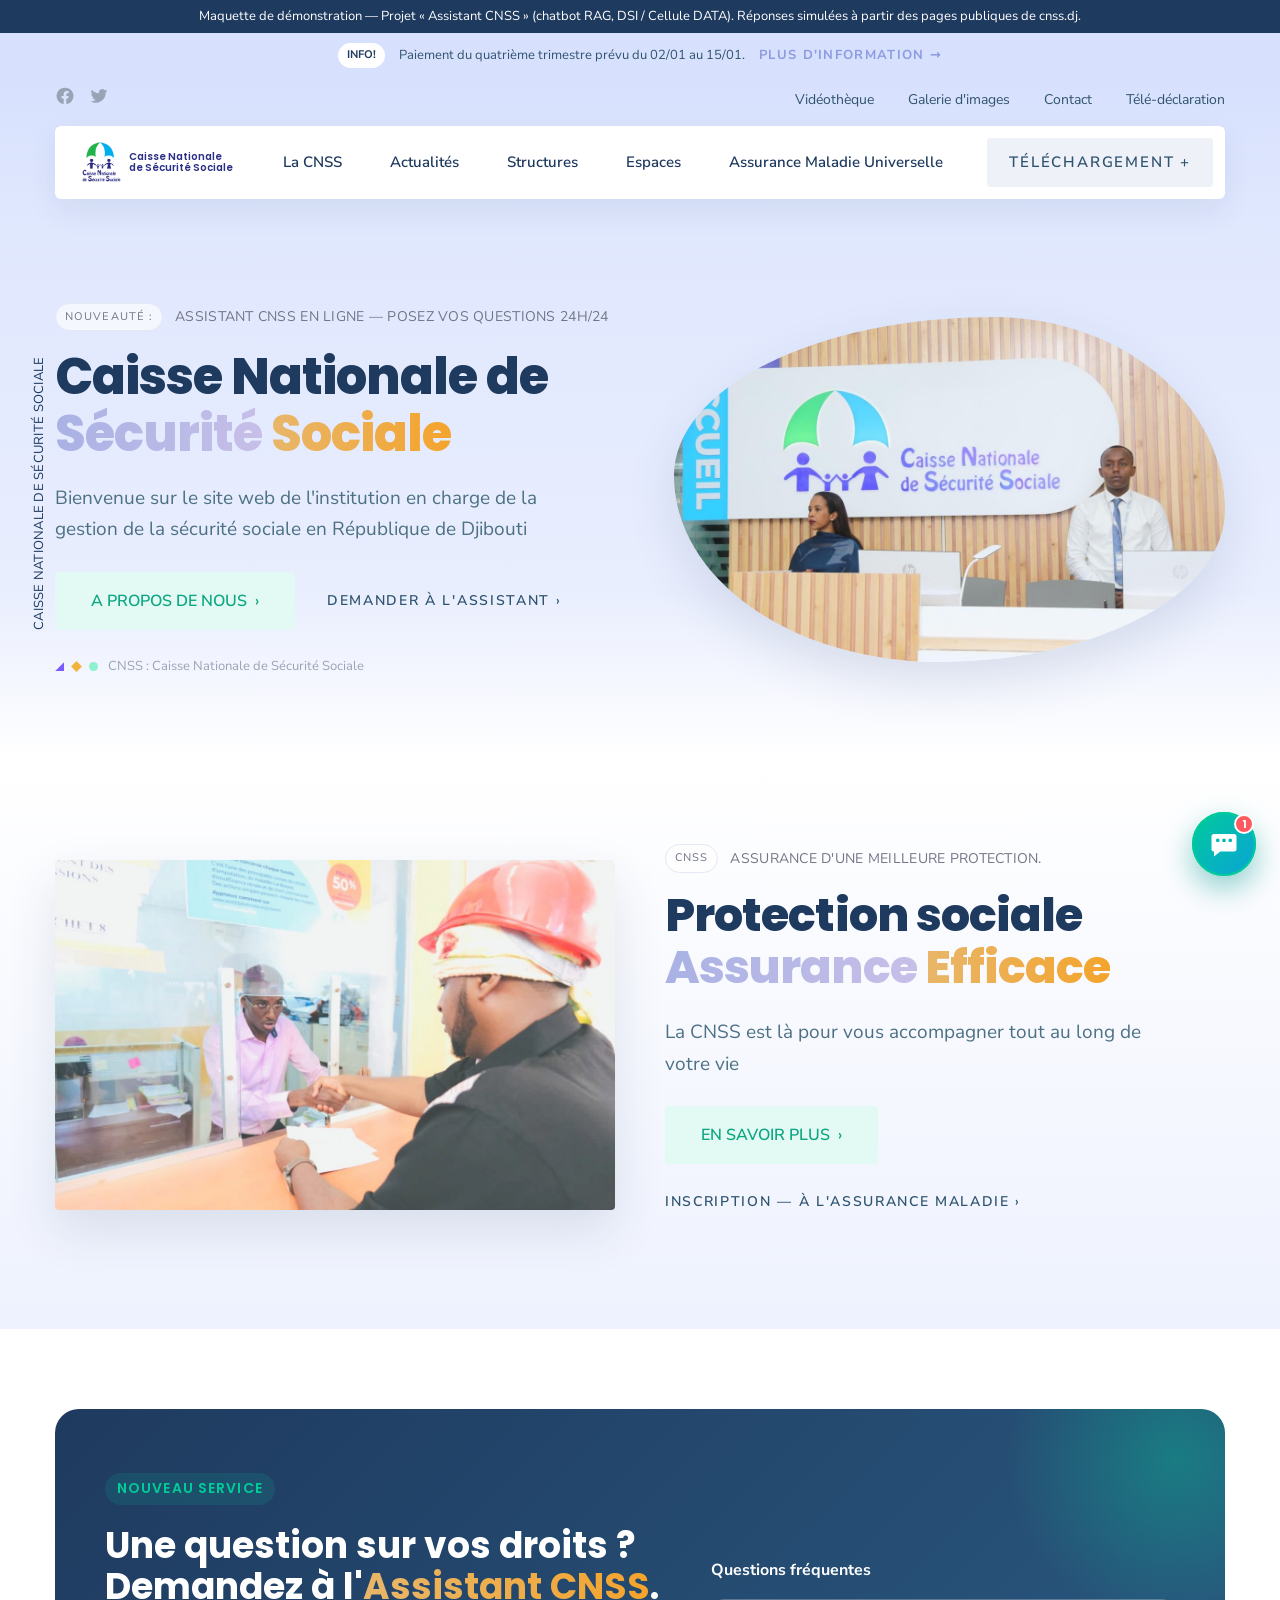
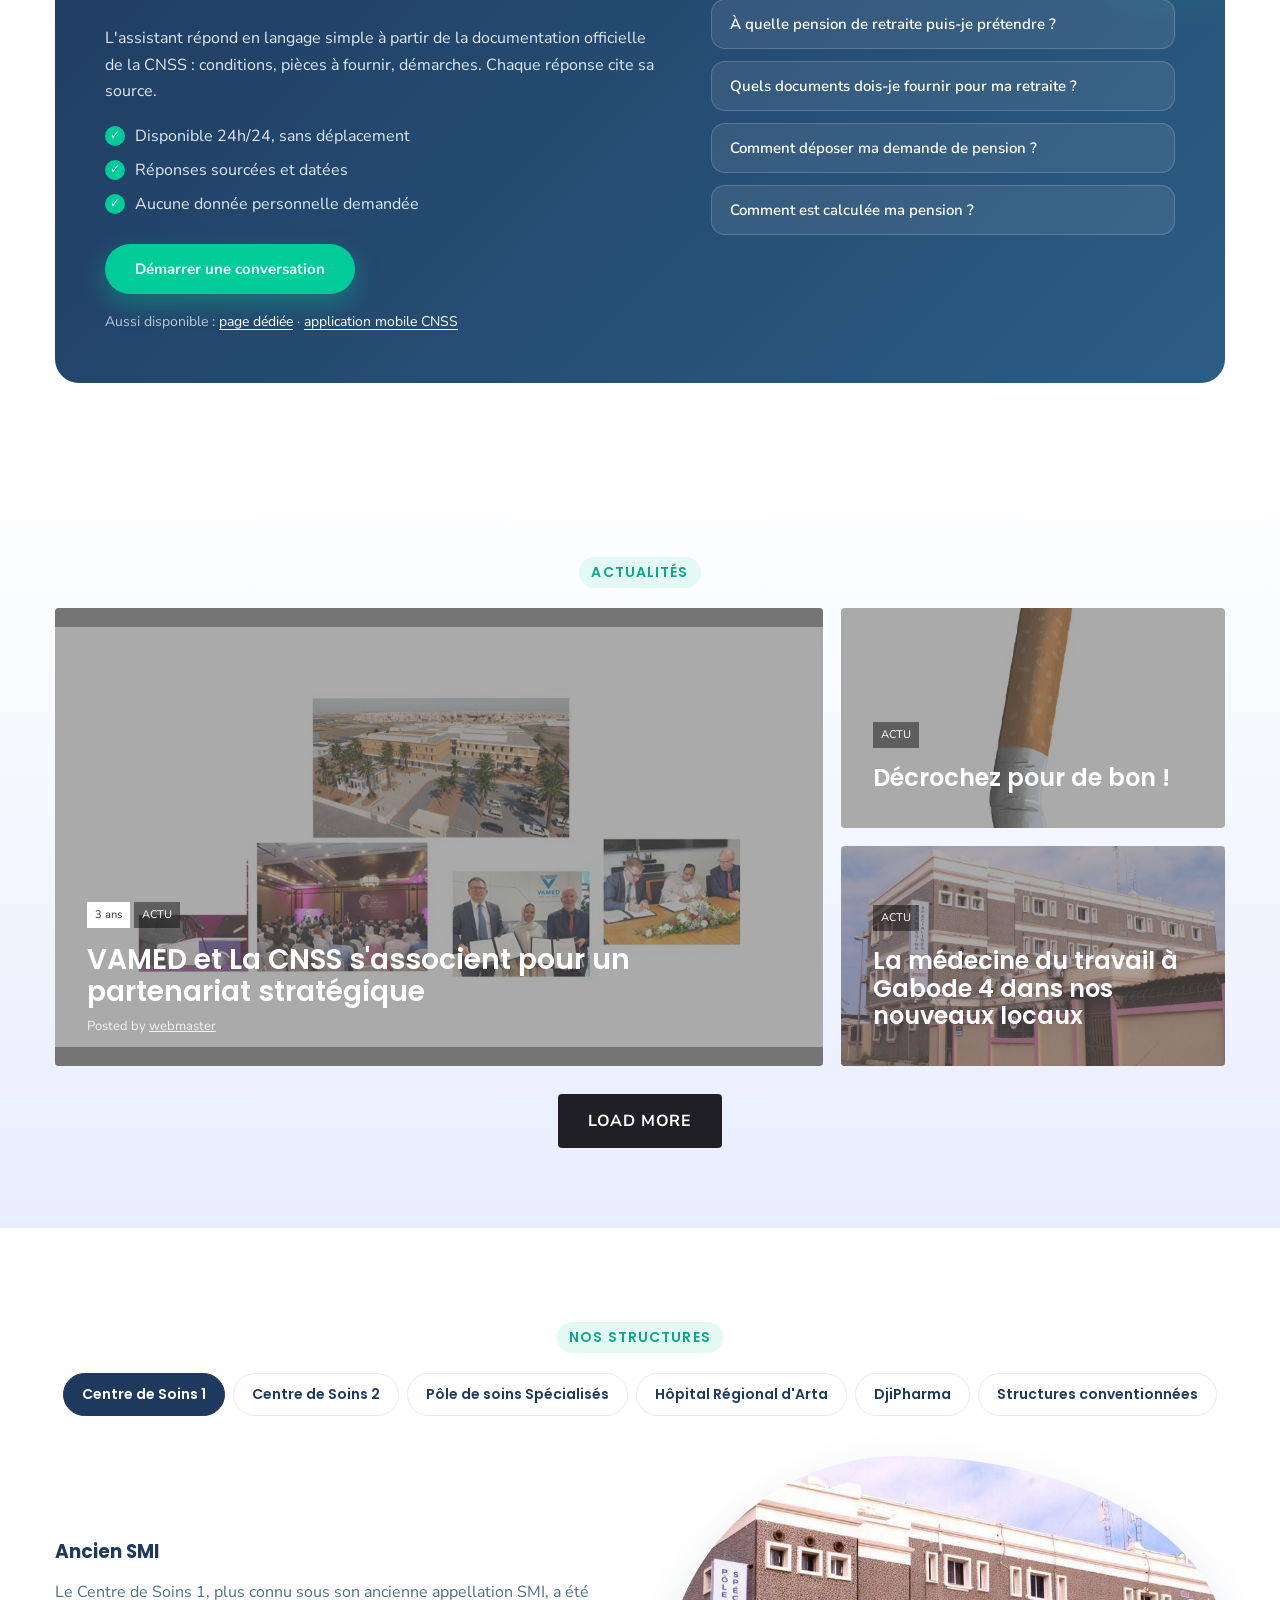
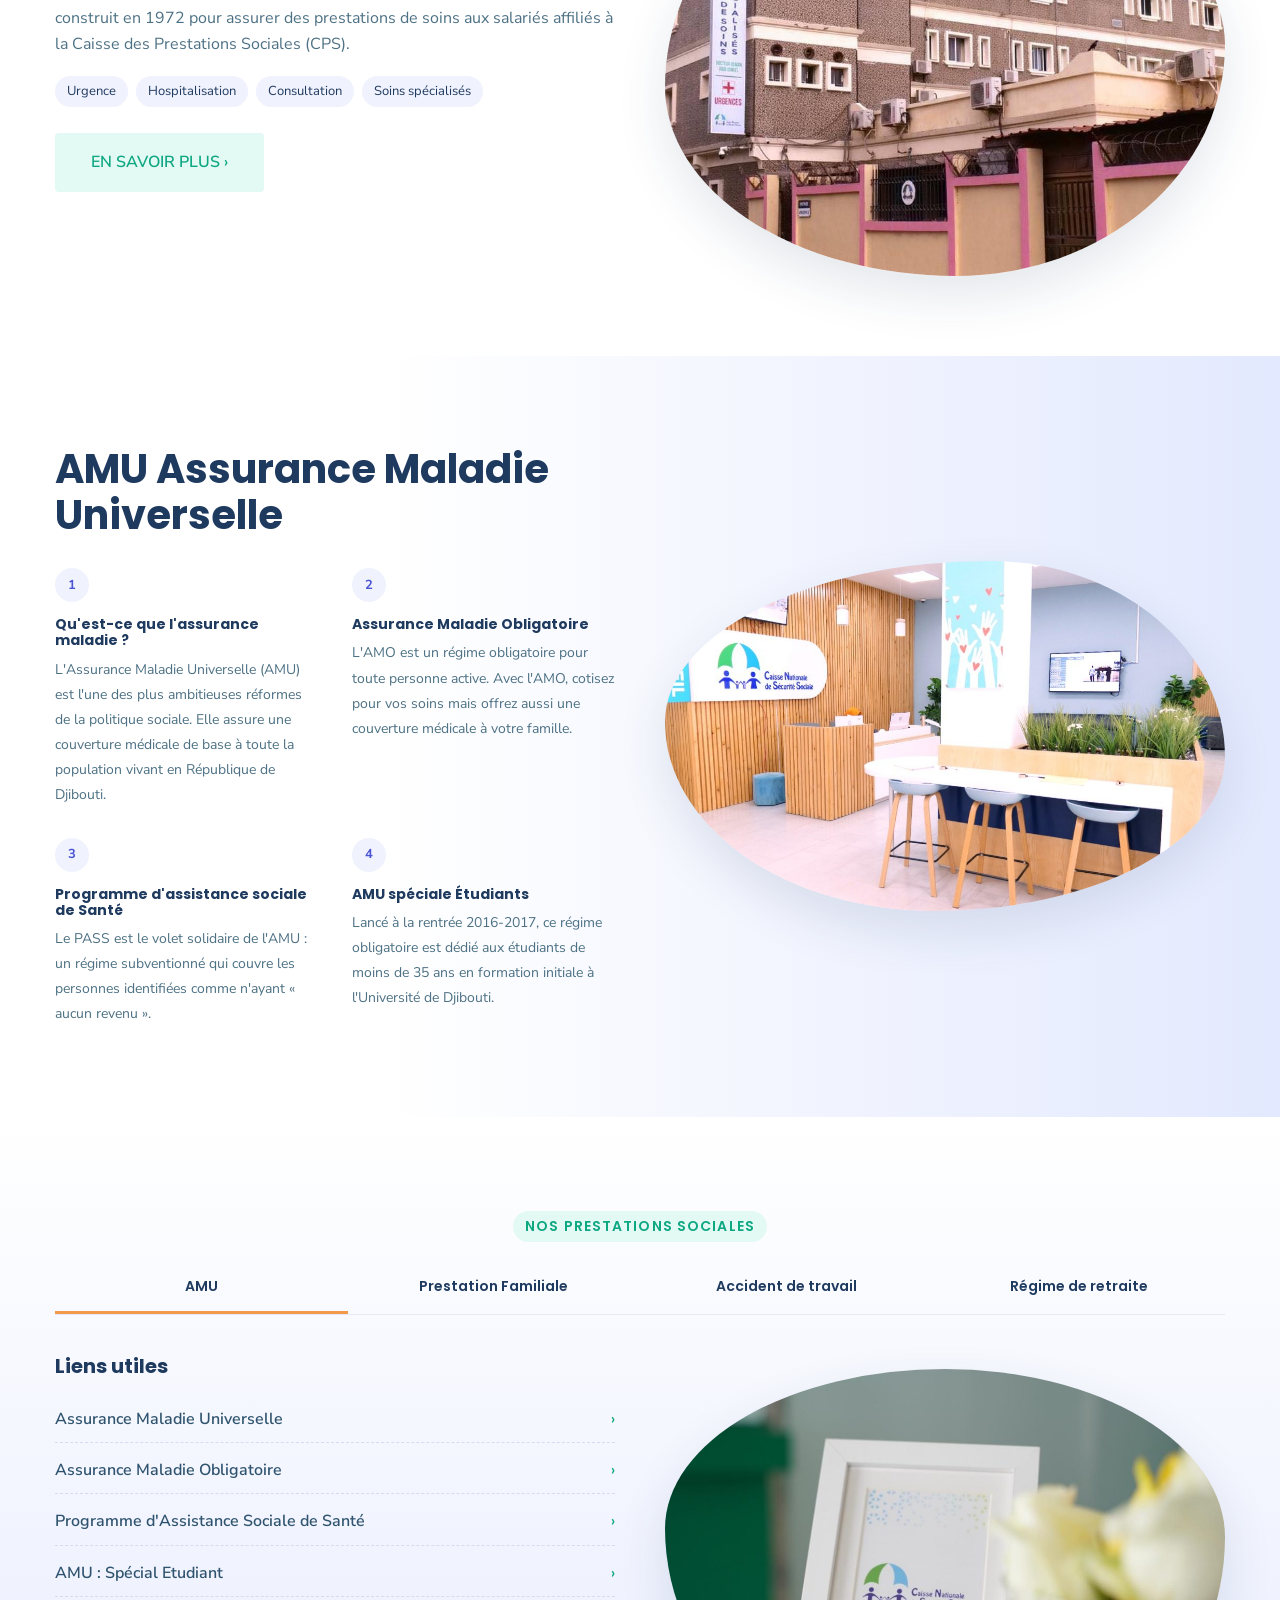
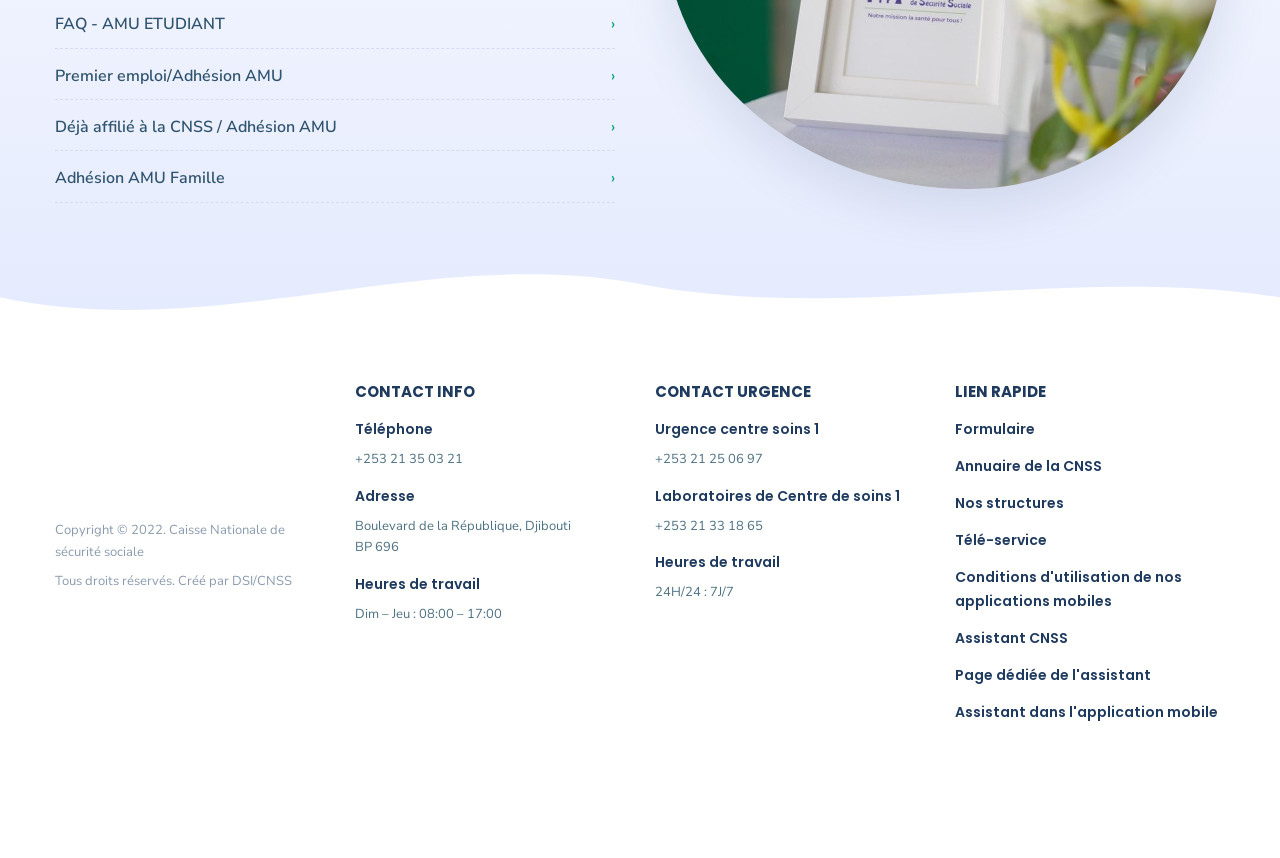
<file: index.html>
<!DOCTYPE html>
<html lang="fr">
<head>
  <meta charset="utf-8">
  <meta name="viewport" content="width=device-width, initial-scale=1">
  <meta name="robots" content="noindex, nofollow">
  <title>Caisse Nationale de Sécurité Sociale — Maquette Assistant CNSS</title>
  <meta name="description" content="Maquette de démonstration : réplique du site cnss.dj intégrant l'assistant conversationnel (chatbot RAG) sur les prestations sociales.">
  <link rel="icon" href="assets/img/favicon.png">
  <link rel="preconnect" href="https://fonts.googleapis.com">
  <link rel="preconnect" href="https://fonts.gstatic.com" crossorigin>
  <link href="https://fonts.googleapis.com/css2?family=Nunito+Sans:wght@400;600;700&family=Poppins:wght@500;600;700;800&display=swap" rel="stylesheet">
  <link rel="stylesheet" href="assets/css/style.css">
  <link rel="stylesheet" href="assets/css/chatbot.css">
</head>
<body>
  <a class="skip-link" href="#contenu">Aller au contenu</a>

  <div class="demo-ribbon" role="note">
    Maquette de démonstration — Projet « Assistant CNSS » (chatbot RAG, DSI / Cellule DATA). Réponses simulées à partir des pages publiques de cnss.dj.
  </div>

  <!-- Bandeau info -->
  <div class="info-bar">
    <span class="info-tag">INFO!</span>
    <span>Paiement du quatrième trimestre prévu du 02/01 au 15/01.</span>
    <a href="#" class="info-link">Plus d'information <span aria-hidden="true">→</span></a>
  </div>

  <header class="site-header">
    <div class="container top-links">
      <div class="socials">
        <a href="#" aria-label="Facebook"><svg viewBox="0 0 24 24"><path d="M12 2a10 10 0 0 0-1.6 19.9v-7H7.9V12h2.5V9.8c0-2.5 1.5-3.9 3.8-3.9 1.1 0 2.2.2 2.2.2v2.5h-1.3c-1.2 0-1.6.8-1.6 1.6V12h2.8l-.4 2.9h-2.3v7A10 10 0 0 0 12 2z"/></svg></a>
        <a href="#" aria-label="Twitter"><svg viewBox="0 0 24 24"><path d="M22 5.8a8.3 8.3 0 0 1-2.4.6 4.1 4.1 0 0 0 1.8-2.3 8.2 8.2 0 0 1-2.6 1 4.1 4.1 0 0 0-7 3.7A11.6 11.6 0 0 1 3.4 4.6a4.1 4.1 0 0 0 1.3 5.5 4 4 0 0 1-1.9-.5 4.1 4.1 0 0 0 3.3 4 4.1 4.1 0 0 1-1.8.1 4.1 4.1 0 0 0 3.8 2.8A8.2 8.2 0 0 1 2 18.3a11.6 11.6 0 0 0 6.3 1.8c7.5 0 11.7-6.3 11.7-11.7v-.5A8.3 8.3 0 0 0 22 5.8z"/></svg></a>
      </div>
      <nav class="secondary-nav" aria-label="Liens rapides">
        <a href="#">Vidéothèque</a>
        <a href="#">Galerie d'images</a>
        <a href="#contact">Contact</a>
        <a href="#">Télé-déclaration</a>
      </nav>
    </div>

    <div class="container">
      <div class="main-nav">
        <a href="#" class="brand" aria-label="Accueil CNSS">
          <img src="assets/img/logo-cnss.png" alt="Caisse Nationale de Sécurité Sociale">
          <span class="brand-text">Caisse Nationale<br>de Sécurité Sociale</span>
        </a>
        <button class="burger" aria-label="Ouvrir le menu" aria-expanded="false" aria-controls="menu"><span></span><span></span><span></span></button>
        <ul class="menu" id="menu">
          <li class="has-sub"><a href="#">La CNSS</a>
            <ul class="sub">
              <li><a href="#">Mot de la Directrice Générale</a></li>
              <li><a href="#">Historique, Missions &amp; Valeurs</a></li>
              <li><a href="#">Financement de la CNSS</a></li>
              <li><a href="#">Projet Esanté</a></li>
            </ul>
          </li>
          <li><a href="#actualites">Actualités</a></li>
          <li class="has-sub"><a href="#structures">Structures</a>
            <ul class="sub">
              <li><a href="#structures">Centre de soins 1</a></li>
              <li><a href="#structures">Centre de soins 2</a></li>
              <li><a href="#structures">Pôle de soins Spécialisés</a></li>
              <li><a href="#structures">Hôpital Régional d'Arta</a></li>
              <li><a href="#structures">Dji-Pharma</a></li>
            </ul>
          </li>
          <li class="has-sub mega"><a href="#prestations">Espaces</a>
            <div class="sub mega-panel">
              <div>
                <h4>Espace Employeur</h4>
                <a href="#">Affiliation Employeur</a>
                <a href="#">Déclaration et versement des cotisations</a>
                <a href="#">Pénalités sanctions et poursuites</a>
              </div>
              <div>
                <h4>Espace Assuré</h4>
                <a href="#">Immatriculation Salarié</a>
                <a href="#">Immatriculation Ayant-Droit</a>
                <a href="#" data-ask="Comment déclarer un accident de travail ?">Accident de Travail</a>
                <a href="#">VISION ZÉRO accident de travail</a>
                <a href="#" data-ask="Combien sont les allocations familiales ?">Prestations familiales</a>
                <a href="#" data-ask="Qui a droit à l'allocation de mariage ?">Allocations de mariage</a>
                <a href="#" data-ask="Comment est payée l'allocation de maternité ?">Allocation de Maternité</a>
              </div>
              <div>
                <h4>Espace Retraite</h4>
                <a href="#" data-ask="Quelles sont les conditions pour obtenir une pension de retraite normale ?">Pensions de retraite Normale</a>
                <a href="#" data-ask="Qui peut partir en retraite anticipée ?">Pensions de retraite Anticipée</a>
                <a href="#" data-ask="Qu'est-ce que la pension proportionnelle ?">Pensions de retraite Proportionnelle</a>
                <a href="#" data-ask="Qui a droit à la pension de réversion ?">Pensions de retraite Réversion</a>
              </div>
            </div>
          </li>
          <li class="has-sub"><a href="#amu">Assurance Maladie Universelle</a>
            <ul class="sub">
              <li><a href="#amu">Assurance Maladie Obligatoire</a></li>
              <li><a href="#amu">Programme d'Assistance Sociale de Santé</a></li>
              <li><a href="#amu">AMU : Spécial Etudiant</a></li>
              <li><a href="#amu">FAQ – AMU ETUDIANT</a></li>
              <li><a href="#amu">Demande de carte de sécurité sociale biométrique</a></li>
              <li><a href="#amu">Adhésion AMU Famille</a></li>
            </ul>
          </li>
          <li class="menu-cta"><a href="#" class="btn-ghost">Téléchargement <span aria-hidden="true">+</span></a></li>
        </ul>
      </div>
    </div>
  </header>

  <main id="contenu">
    <!-- HERO -->
    <section class="hero">
      <span class="vertical-label">Caisse Nationale de Sécurité Sociale</span>
      <div class="container hero-grid">
        <div class="hero-text">
          <p class="eyebrow"><span class="pill">Nouveauté :</span> Assistant CNSS en ligne — posez vos questions 24h/24</p>
          <h1>Caisse Nationale de<br><span class="grad-a">Sécurité</span> <span class="grad-b">Sociale</span></h1>
          <p class="lead">Bienvenue sur le site web de l'institution en charge de la gestion de la sécurité sociale en République de Djibouti</p>
          <div class="hero-actions">
            <a href="#" class="btn-soft">A propos de nous <span aria-hidden="true">›</span></a>
            <button class="btn-link" type="button" data-open-chat>Demander à l'assistant <span aria-hidden="true">›</span></button>
          </div>
          <p class="hero-meta"><span class="dots"><i></i><i></i><i></i></span> CNSS : Caisse Nationale de Sécurité Sociale</p>
        </div>
        <div class="hero-visual">
          <div class="blob"><img src="assets/img/hero-accueil.jpg" alt="Accueil de la CNSS"></div>
        </div>
      </div>
    </section>

    <!-- PROTECTION SOCIALE -->
    <section class="protection">
      <div class="container two-col">
        <div class="media-card">
          <img src="assets/img/guichet.jpg" alt="Un assuré au guichet de la CNSS">
        </div>
        <div>
          <p class="eyebrow"><span class="pill">CNSS</span> Assurance d'une meilleure Protection.</p>
          <h2 class="display">Protection sociale<br><span class="grad-a">Assurance</span> <span class="grad-b">Efficace</span></h2>
          <p class="lead">La CNSS est là pour vous accompagner tout au long de votre vie</p>
          <div class="hero-actions">
            <a href="#prestations" class="btn-soft">En savoir plus <span aria-hidden="true">›</span></a>
            <a href="#amu" class="btn-link">Inscription — à l'assurance maladie <span aria-hidden="true">›</span></a>
          </div>
        </div>
      </div>
    </section>

    <!-- BANDEAU ASSISTANT (nouveau) -->
    <section class="assistant-band">
      <div class="container assistant-grid">
        <div>
          <p class="section-tag">Nouveau service</p>
          <h2>Une question sur vos droits ? <br>Demandez à l'<span class="grad-b">Assistant CNSS</span>.</h2>
          <p>L'assistant répond en langage simple à partir de la documentation officielle de la CNSS : conditions, pièces à fournir, démarches. Chaque réponse cite sa source.</p>
          <ul class="checks">
            <li>Disponible 24h/24, sans déplacement</li>
            <li>Réponses sourcées et datées</li>
            <li>Aucune donnée personnelle demandée</li>
          </ul>
          <button class="btn-primary" type="button" data-open-chat>Démarrer une conversation</button>
          <p class="channels">Aussi disponible : <a href="assistant.html">page dédiée</a> · <a href="mobile.html">application mobile CNSS</a></p>
        </div>
        <div class="sample-qs">
          <p class="sample-title">Questions fréquentes</p>
          <button type="button" data-ask="À quelle pension de retraite puis-je prétendre ?">À quelle pension de retraite puis-je prétendre ?</button>
          <button type="button" data-ask="Quels documents dois-je fournir pour ma demande de retraite ?">Quels documents dois-je fournir pour ma retraite ?</button>
          <button type="button" data-ask="Comment déposer ma demande de pension ?">Comment déposer ma demande de pension ?</button>
          <button type="button" data-ask="Comment est calculée la pension de retraite ?">Comment est calculée ma pension ?</button>
        </div>
      </div>
    </section>

    <!-- ACTUALITES -->
    <section class="news" id="actualites">
      <div class="container">
        <p class="section-tag center">Actualités</p>
        <div class="news-grid">
          <article class="news-card big" style="--bg:url('../img/actu-vamed.jpg')">
            <div class="news-overlay">
              <p><span class="chip light">3 ans</span><span class="chip">ACTU</span></p>
              <h3>VAMED et La CNSS s'associent pour un partenariat stratégique</h3>
              <p class="by">Posted by <u>webmaster</u></p>
            </div>
          </article>
          <article class="news-card" style="--bg:url('../img/actu-tabac.jpg')">
            <div class="news-overlay">
              <p><span class="chip">ACTU</span></p>
              <h3>Décrochez pour de bon !</h3>
            </div>
          </article>
          <article class="news-card" style="--bg:url('../img/cs1.jpg')">
            <div class="news-overlay">
              <p><span class="chip">ACTU</span></p>
              <h3>La médecine du travail à Gabode 4 dans nos nouveaux locaux</h3>
            </div>
          </article>
        </div>
        <div class="center"><a href="#" class="btn-dark">Load more</a></div>
      </div>
    </section>

    <!-- STRUCTURES -->
    <section class="structures" id="structures">
      <div class="container">
        <p class="section-tag center">Nos structures</p>
        <div class="tabs" role="tablist" data-tabs="struct">
          <button role="tab" aria-selected="true" data-tab="s1">Centre de Soins 1</button>
          <button role="tab" aria-selected="false" data-tab="s2">Centre de Soins 2</button>
          <button role="tab" aria-selected="false" data-tab="s3">Pôle de soins Spécialisés</button>
          <button role="tab" aria-selected="false" data-tab="s4">Hôpital Régional d'Arta</button>
          <button role="tab" aria-selected="false" data-tab="s5">DjiPharma</button>
          <button role="tab" aria-selected="false" data-tab="s6">Structures conventionnées</button>
        </div>
        <div class="tab-panels" data-panels="struct">
          <div class="tab-panel active" id="s1">
            <div class="two-col">
              <div><h3>Ancien SMI</h3><p>Le Centre de Soins 1, plus connu sous son ancienne appellation SMI, a été construit en 1972 pour assurer des prestations de soins aux salariés affiliés à la Caisse des Prestations Sociales (CPS).</p>
                <ul class="tags"><li>Urgence</li><li>Hospitalisation</li><li>Consultation</li><li>Soins spécialisés</li></ul><a href="#" class="btn-soft">En savoir plus ›</a></div>
              <div class="blob small"><img src="assets/img/cs1.jpg" alt="Centre de Soins 1"></div>
            </div>
          </div>
          <div class="tab-panel" id="s2">
            <div class="two-col">
              <div><h3>Ancien SMI 2</h3><p>Connu sous son ancienne appellation SMI 2, le Centre de soins 2 est sis au quartier 6. Cette structure qui a vu le jour en 1974 accueille les familles ou les ayants droit du principal assuré.</p>
                <ul class="tags"><li>Consultation</li><li>Soins spécialisés</li></ul><a href="#" class="btn-soft">En savoir plus ›</a></div>
              <div class="blob small"><img src="assets/img/cs2.jpg" alt="Centre de Soins 2"></div>
            </div>
          </div>
          <div class="tab-panel" id="s3">
            <div class="two-col">
              <div><h3>Le Pôle de soins Spécialisés</h3><p>Service d'urgence performant, le Pôle de soins Spécialisés (PSS) a été inauguré le 20 février 2016 par le Président de la République SEM Ismaïl Omar Guelleh.</p>
                <ul class="tags"><li>Urgence</li><li>Consultation</li><li>Soins spécialisés</li></ul><a href="#" class="btn-soft">En savoir plus ›</a></div>
              <div class="blob small"><img src="assets/img/pss.jpg" alt="Pôle de soins Spécialisés"></div>
            </div>
          </div>
          <div class="tab-panel" id="s4">
            <div class="two-col">
              <div><h3>L'Hôpital Régional d'Arta</h3><p>Cet hôpital inauguré le 18 octobre 2012 par le Président de la République a été rétrocédé à la CNSS en 2015 afin qu'elle procède à son opérationnalisation. L'objectif : un hôpital régional spécialisé dans les chirurgies de courte durée.</p>
                <ul class="tags"><li>Urgence</li><li>Consultation</li><li>Soins spécialisés</li></ul><a href="#" class="btn-soft">En savoir plus ›</a></div>
              <div class="blob small"><img src="assets/img/amu-accueil.jpg" alt="Hôpital Régional d'Arta"></div>
            </div>
          </div>
          <div class="tab-panel" id="s5">
            <div class="two-col">
              <div><h3>DjiPharma</h3><p>Créé en 2005, Djibpharma est le premier laboratoire pharmaceutique djiboutien de production des solutés et injectables médicaux. Cette unité est sous tutelle de la CNSS.</p><a href="#" class="btn-soft">En savoir plus ›</a></div>
              <div class="blob small"><img src="assets/img/djibpharma.jpg" alt="Laboratoire DjiPharma"></div>
            </div>
          </div>
          <div class="tab-panel" id="s6">
            <div class="two-col">
              <div><h3>Structures conventionnées</h3><p>En 2015, la CNSS a, dans le cadre de l'Assurance Maladie Universelle, signé des conventions avec l'hôpital Peltier, l'hôpital de Balbala et la maternité de Dar-el-Hanan, et renouvelé en 2016 sa convention avec le complexe hospitalier d'Al-Rahma.</p><a href="#" class="btn-soft">En savoir plus ›</a></div>
              <div class="blob small"><img src="assets/img/cs2.jpg" alt="Structure conventionnée"></div>
            </div>
          </div>
        </div>
      </div>
    </section>

    <!-- AMU -->
    <section class="amu" id="amu">
      <div class="container two-col">
        <div>
          <h2 class="section-title"><span class="accent">AMU</span> Assurance Maladie Universelle</h2>
          <div class="amu-grid">
            <div><span class="num">1</span><h4>Qu'est-ce que l'assurance maladie ?</h4><p>L'Assurance Maladie Universelle (AMU) est l'une des plus ambitieuses réformes de la politique sociale. Elle assure une couverture médicale de base à toute la population vivant en République de Djibouti.</p></div>
            <div><span class="num">2</span><h4>Assurance Maladie Obligatoire</h4><p>L'AMO est un régime obligatoire pour toute personne active. Avec l'AMO, cotisez pour vos soins mais offrez aussi une couverture médicale à votre famille.</p></div>
            <div><span class="num">3</span><h4>Programme d'assistance sociale de Santé</h4><p>Le PASS est le volet solidaire de l'AMU : un régime subventionné qui couvre les personnes identifiées comme n'ayant « aucun revenu ».</p></div>
            <div><span class="num">4</span><h4>AMU spéciale Étudiants</h4><p>Lancé à la rentrée 2016-2017, ce régime obligatoire est dédié aux étudiants de moins de 35 ans en formation initiale à l'Université de Djibouti.</p></div>
          </div>
        </div>
        <div class="blob"><img src="assets/img/amu-accueil.jpg" alt="Espace d'accueil CNSS"></div>
      </div>
    </section>

    <!-- PRESTATIONS -->
    <section class="prestations" id="prestations">
      <div class="container">
        <p class="section-tag center">Nos prestations sociales</p>
        <div class="tabs underline" role="tablist" data-tabs="prest">
          <button role="tab" aria-selected="true" data-tab="p1">AMU</button>
          <button role="tab" aria-selected="false" data-tab="p2">Prestation Familiale</button>
          <button role="tab" aria-selected="false" data-tab="p3">Accident de travail</button>
          <button role="tab" aria-selected="false" data-tab="p4">Régime de retraite</button>
        </div>
        <div class="tab-panels" data-panels="prest">
          <div class="tab-panel active" id="p1"><div class="two-col">
            <div class="links-box"><h4>Liens utiles</h4><a href="#amu">Assurance Maladie Universelle</a><a href="#amu">Assurance Maladie Obligatoire</a><a href="#amu">Programme d'Assistance Sociale de Santé</a><a href="#amu">AMU : Spécial Etudiant</a><a href="#amu">FAQ - AMU ETUDIANT</a><a href="#amu">Premier emploi/Adhésion AMU</a><a href="#amu">Déjà affilié à la CNSS / Adhésion AMU</a><a href="#amu">Adhésion AMU Famille</a></div>
            <div class="blob alt"><img src="assets/img/cadre.jpg" alt=""></div></div></div>
          <div class="tab-panel" id="p2"><div class="two-col">
            <div class="links-box"><h4>Liens utiles</h4><a href="#" data-ask="Combien sont les allocations familiales ?">Allocations Familiales</a><a href="#" data-ask="Qui a droit à l'allocation de mariage ?">Allocations de mariage</a><a href="#" data-ask="Comment est payée l'allocation de maternité ?">Allocation de Maternité</a></div>
            <div class="blob alt"><img src="assets/img/depliant.jpg" alt=""></div></div></div>
          <div class="tab-panel" id="p3"><div class="two-col">
            <div class="links-box"><h4>Liens utiles</h4><a href="#" data-ask="Comment déclarer un accident de travail ?">Accident de Travail</a></div>
            <div class="blob alt"><img src="assets/img/guichet.jpg" alt=""></div></div></div>
          <div class="tab-panel" id="p4"><div class="two-col">
            <div class="links-box"><h4>Liens utiles</h4><a href="#" data-ask="Quelles sont les conditions pour obtenir une pension de retraite normale ?">Pension de retraite Normale</a><a href="#" data-ask="Qui peut partir en retraite anticipée ?">Pension de Retraite Anticipée</a><a href="#" data-ask="Qu'est-ce que la pension proportionnelle ?">Pension de Retraite Proportionnelle</a><a href="#" data-ask="Qui a droit à la pension de réversion ?">Pension de Retraite Réversion</a></div>
            <div class="blob alt"><img src="assets/img/hero-accueil.jpg" alt=""></div></div></div>
        </div>
      </div>
      <svg class="wave" viewBox="0 0 1440 120" preserveAspectRatio="none" aria-hidden="true"><path d="M0,64 C240,120 480,0 720,48 C960,96 1200,24 1440,64 L1440,120 L0,120 Z" fill="#fff"/></svg>
    </section>
  </main>

  <footer class="site-footer" id="contact">
    <div class="container footer-grid">
      <div class="footer-brand">
        <p>Copyright © 2022. Caisse Nationale de sécurité sociale</p>
        <p>Tous droits réservés. Créé par DSI/CNSS</p>
      </div>
      <div>
        <h4>Contact info</h4>
        <p class="f-label">Téléphone</p><p>+253 21 35 03 21</p>
        <p class="f-label">Adresse</p><p>Boulevard de la République, Djibouti<br>BP 696</p>
        <p class="f-label">Heures de travail</p><p>Dim – Jeu : 08:00 – 17:00</p>
      </div>
      <div>
        <h4>Contact urgence</h4>
        <p class="f-label">Urgence centre soins 1</p><p>+253 21 25 06 97</p>
        <p class="f-label">Laboratoires de Centre de soins 1</p><p>+253 21 33 18 65</p>
        <p class="f-label">Heures de travail</p><p>24H/24 : 7J/7</p>
      </div>
      <div>
        <h4>Lien rapide</h4>
        <a href="#">Formulaire</a><a href="#">Annuaire de la CNSS</a><a href="#structures">Nos structures</a><a href="#">Télé-service</a><a href="#">Conditions d'utilisation de nos applications mobiles</a>
        <a href="#" data-open-chat>Assistant CNSS</a>
        <a href="assistant.html">Page dédiée de l'assistant</a>
        <a href="mobile.html">Assistant dans l'application mobile</a>
      </div>
    </div>
  </footer>

  <script src="assets/js/site.js"></script>
  <script src="assets/js/kb.js"></script>
  <script src="corpus/corpus.js"></script>
  <script src="assets/js/rag.js"></script>
  <script src="assets/js/chatbot.js"></script>
</body>
</html>
</file>
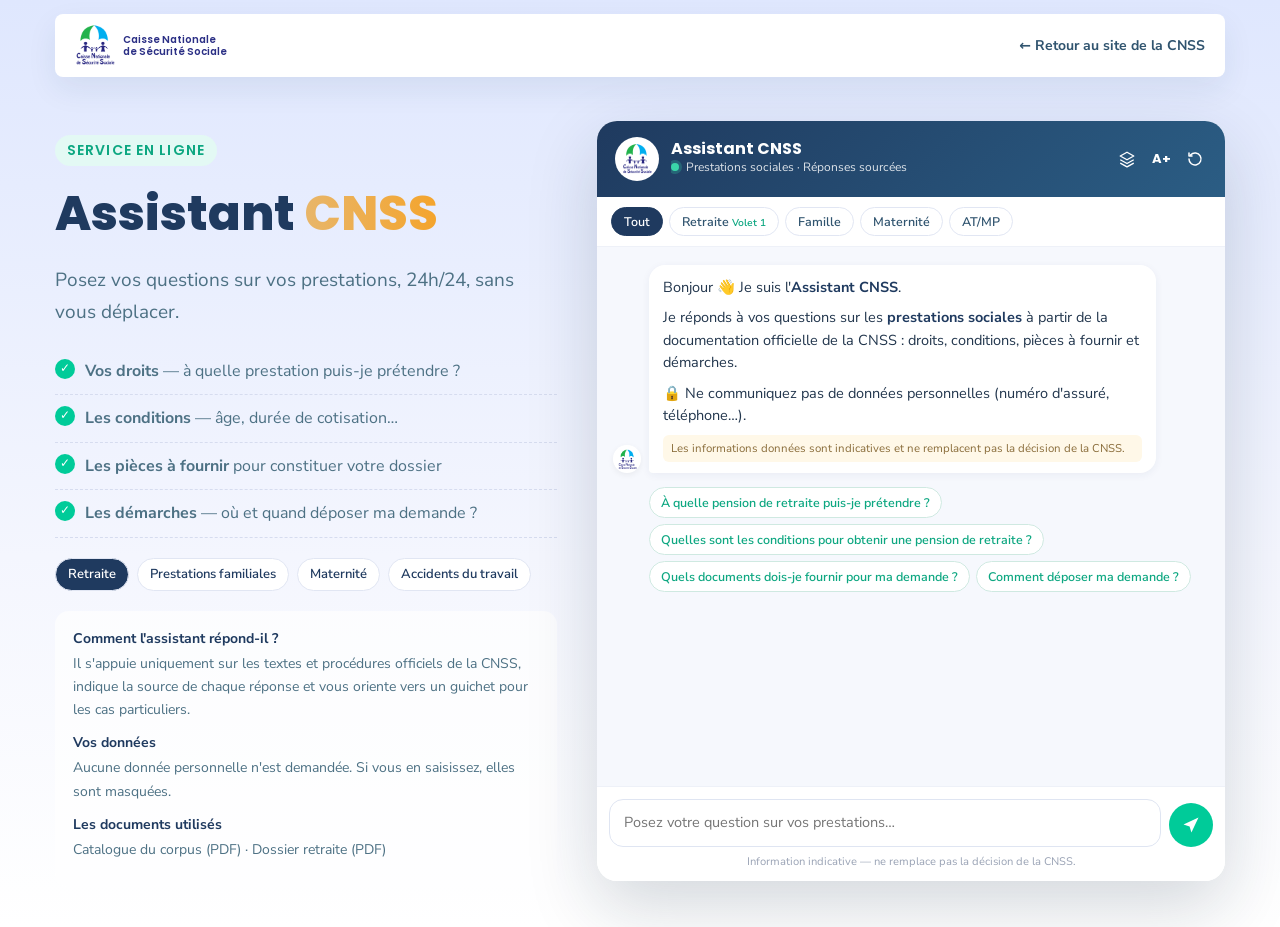
<file: assistant.html>
<!DOCTYPE html>
<html lang="fr">
<head>
  <meta charset="utf-8">
  <meta name="viewport" content="width=device-width, initial-scale=1, viewport-fit=cover">
  <meta name="robots" content="noindex, nofollow">
  <meta name="theme-color" content="#1f3a5f">
  <title>Assistant CNSS — Vos prestations en questions</title>
  <link rel="icon" href="assets/img/favicon.png">
  <link rel="preconnect" href="https://fonts.googleapis.com">
  <link rel="preconnect" href="https://fonts.gstatic.com" crossorigin>
  <link href="https://fonts.googleapis.com/css2?family=Nunito+Sans:wght@400;600;700&family=Poppins:wght@500;600;700;800&display=swap" rel="stylesheet">
  <link rel="stylesheet" href="assets/css/style.css">
  <link rel="stylesheet" href="assets/css/chatbot.css">
  <link rel="stylesheet" href="assets/css/assistant-page.css">
  <script>
    // ?app=1 : affichage dans l'application mobile (maquette mobile.html)
    if (/[?&]app=1/.test(location.search)) document.documentElement.classList.add('app');
  </script>
</head>
<body data-cb-mode="page" data-cb-channel="Page dédiée">
  <script>if (document.documentElement.classList.contains('app')) document.body.dataset.cbChannel = 'Application mobile';</script>

  <div class="app-bar" aria-hidden="true">
    <span class="app-back">‹</span>
    <img src="assets/img/logo-cnss.png" alt="">
    <span>CNSS Mobile</span>
    <span class="app-bell">🔔</span>
  </div>

  <header class="ap-header">
    <div class="container ap-header-inner">
      <a href="index.html" class="brand"><img src="assets/img/logo-cnss.png" alt="CNSS"><span class="brand-text">Caisse Nationale<br>de Sécurité Sociale</span></a>
      <a href="index.html" class="ap-back">← Retour au site de la CNSS</a>
    </div>
  </header>

  <main class="container ap-grid">
    <aside class="ap-intro">
      <p class="section-tag">Service en ligne</p>
      <h1>Assistant <span class="grad-b">CNSS</span></h1>
      <p class="lead">Posez vos questions sur vos prestations, 24h/24, sans vous déplacer.</p>
      <ul class="ap-list">
        <li><strong>Vos droits</strong> — à quelle prestation puis-je prétendre ?</li>
        <li><strong>Les conditions</strong> — âge, durée de cotisation…</li>
        <li><strong>Les pièces à fournir</strong> pour constituer votre dossier</li>
        <li><strong>Les démarches</strong> — où et quand déposer ma demande ?</li>
      </ul>
      <div class="ap-themes">
        <span class="t on">Retraite</span><span class="t">Prestations familiales</span><span class="t">Maternité</span><span class="t">Accidents du travail</span>
      </div>
      <div class="ap-note">
        <b>Comment l'assistant répond-il ?</b>
        <p>Il s'appuie uniquement sur les textes et procédures officiels de la CNSS, indique la source de chaque réponse et vous oriente vers un guichet pour les cas particuliers.</p>
        <b>Vos données</b>
        <p>Aucune donnée personnelle n'est demandée. Si vous en saisissez, elles sont masquées.</p>
        <b>Les documents utilisés</b>
        <p><a href="corpus/pdf/00-catalogue.pdf" target="_blank" rel="noopener">Catalogue du corpus (PDF)</a> · <a href="corpus/pdf/01-retraite.pdf" target="_blank" rel="noopener">Dossier retraite (PDF)</a></p>
      </div>
    </aside>
    <section class="ap-chat" id="cb-host" aria-label="Conversation avec l'assistant"></section>
  </main>

  <nav class="app-tabs" aria-hidden="true">
    <span>🏠<small>Accueil</small></span><span>📄<small>Démarches</small></span><span class="on">💬<small>Assistant</small></span><span>📍<small>Agences</small></span>
  </nav>

  <script src="assets/js/kb.js"></script>
  <script src="corpus/corpus.js"></script>
  <script src="assets/js/rag.js"></script>
  <script src="assets/js/chatbot.js"></script>
</body>
</html>
</file>
<file: assets/css/style.css>
/* Réplique visuelle de cnss.dj — maquette */
:root {
  --navy: #1f3a5f;
  --navy-2: #233d62;
  --ink: #30546f;
  --text: #4d7184;
  --muted: #737588;
  --teal: #00cb99;
  --teal-2: #0da781;
  --teal-soft: #e3f9f4;
  --lav: #dbe4fe;
  --lav-2: #f0f2fd;
  --orange: #f2994a;
  --gold: #e0b46b;
  --radius: 14px;
  --shadow: 0 20px 50px rgba(31, 58, 95, .12);
}
* { box-sizing: border-box; }
html { scroll-behavior: smooth; }
body {
  margin: 0;
  font-family: "Nunito Sans", system-ui, sans-serif;
  color: var(--text);
  background: #fff;
  line-height: 1.65;
  font-size: 16px;
  overflow-x: hidden;
}
img { max-width: 100%; display: block; }
a { color: inherit; text-decoration: none; }
h1, h2, h3, h4 { font-family: "Poppins", sans-serif; color: var(--navy); margin: 0 0 .5em; line-height: 1.15; }
.container { width: min(1170px, 100% - 32px); margin-inline: auto; }
.sr-only, .skip-link:not(:focus) { position: absolute; width: 1px; height: 1px; overflow: hidden; clip: rect(0 0 0 0); white-space: nowrap; }
.skip-link:focus { position: fixed; top: 8px; left: 8px; z-index: 999; background: #fff; padding: 8px 14px; border-radius: 8px; }
.center { text-align: center; }

.demo-ribbon {
  background: var(--navy); color: #fff; font-size: 13px; text-align: center; padding: 6px 16px;
}

/* Info bar */
.info-bar {
  background: #d7e0fd; color: var(--ink); font-size: 13px; display: flex; gap: 14px; align-items: center; justify-content: center;
  padding: 10px 16px; flex-wrap: wrap;
}
.info-tag) { color: #fff; text-shadow: 0 0 1px rgba(0,0,0,.05); }
.info-bar { color: #fff; background: #d7e0fd; }
.info-bar > span:nth-child(2) { color: #fff; }
.info-bar > span:not(.info-tag) { color: var(--ink); }
.info-tag { background: #fff; color: var(--navy); font-weight: 700; font-size: 11px; padding: 3px 9px; border-radius: 30px; }
.info-link { text-transform: uppercase; letter-spacing: .1em; font-weight: 700; color: #8d9be0; }

/* Header */
.site-header { background: linear-gradient(180deg, #d7e0fd 0%, #dfe7fe 100%); position: relative; z-index: 50; }
.top-links { display: flex; justify-content: space-between; align-items: center; padding: 8px 0 12px; }
.socials { display: flex; gap: 14px; }
.socials svg { width: 20px; height: 20px; fill: #9aa3b5; transition: fill .2s; }
.socials a:hover svg { fill: var(--navy); }
.secondary-nav { display: flex; gap: 34px; font-size: 14px; color: var(--ink); }
.secondary-nav a:hover { color: var(--teal-2); }

.main-nav {
  background: #fff; border-radius: 6px; box-shadow: 0 12px 30px rgba(31,58,95,.08);
  display: flex; align-items: center; gap: 24px; padding: 10px 12px 10px 26px; position: relative;
}
.main-nav.is-stuck { position: fixed; top: 10px; left: 50%; transform: translateX(-50%); width: min(1170px, 100% - 32px); }
.brand { display: flex; align-items: center; gap: 8px; }
.brand img { width: 40px; height: auto; }
.brand-text { font-family: "Poppins"; font-weight: 600; font-size: 10px; line-height: 1.15; color: #2b2f85; }
.menu { list-style: none; margin: 0 0 0 auto; padding: 0; display: flex; align-items: center; gap: 4px; }
.menu > li > a { display: block; padding: 14px 22px; font-size: 15px; color: var(--navy); font-weight: 600; }
.menu > li > a:hover { color: var(--teal-2); }
.has-sub { position: relative; }
.sub {
  position: absolute; top: 100%; left: 0; min-width: 260px; background: #fff; list-style: none; padding: 12px 0; margin: 0;
  border-radius: 10px; box-shadow: var(--shadow); opacity: 0; visibility: hidden; transform: translateY(8px); transition: .2s;
}
.sub a { display: block; padding: 8px 22px; font-size: 14px; color: var(--ink); }
.sub a:hover { color: var(--teal-2); background: var(--lav-2); }
.has-sub:hover > .sub, .has-sub:focus-within > .sub { opacity: 1; visibility: visible; transform: none; }
.mega-panel { display: grid; grid-template-columns: repeat(3, 230px); gap: 10px; padding: 20px; left: -200px; }
.mega-panel h4 { font-size: 14px; padding: 0 12px; margin-bottom: 6px; }
.mega-panel a { padding: 6px 12px; border-radius: 6px; }
.menu-cta { margin-left: 18px; }
.btn-ghost {
  display: inline-block; background: #eef1f8; color: var(--ink) !important; letter-spacing: .12em; text-transform: uppercase;
  font-size: 14px; padding: 12px 22px !important; border-radius: 4px;
}
.burger { display: none; margin-left: auto; background: none; border: 0; padding: 10px; cursor: pointer; }
.burger span { display: block; width: 24px; height: 2px; background: var(--navy); margin: 5px 0; transition: .25s; }

/* Hero */
.hero { background: linear-gradient(180deg, #dfe7fe 0%, #e9eefe 70%, #fff 100%); padding: 90px 0 70px; position: relative; }
.vertical-label {
  position: absolute; left: 40px; top: 50%; transform: translateY(-50%) rotate(-90deg); transform-origin: left center;
  font-size: 13px; letter-spacing: .02em; color: var(--navy); text-transform: uppercase; white-space: nowrap; translate: 0 150px;
}
.hero-grid { display: grid; grid-template-columns: 1.05fr 1fr; align-items: center; gap: 40px; }
.eyebrow { font-size: 14px; color: var(--muted); text-transform: uppercase; letter-spacing: .02em; display: flex; gap: 12px; align-items: center; flex-wrap: wrap; }
.pill { background: rgba(255,255,255,.65); border: 1px solid #e4e8f5; color: var(--muted); font-size: 11px; letter-spacing: .1em; padding: 4px 9px; border-radius: 30px; }
.hero h1 { font-size: clamp(36px, 4.6vw, 50px); font-weight: 800; letter-spacing: -.02em; margin: 18px 0 14px; }
.grad-a { background: linear-gradient(90deg, #a9b2e4, #c7bfe8); -webkit-background-clip: text; background-clip: text; color: transparent; }
.grad-b { background: linear-gradient(90deg, #e8b66a, #f4a42c); -webkit-background-clip: text; background-clip: text; color: transparent; }
.lead { font-size: 19px; color: var(--text); max-width: 520px; }
.hero-actions { display: flex; align-items: center; gap: 26px; margin: 26px 0; flex-wrap: wrap; }
.btn-soft {
  display: inline-flex; gap: 8px; align-items: center; background: var(--teal-soft); color: var(--teal-2); text-transform: uppercase;
  padding: 16px 36px; border-radius: 4px; font-size: 16px; font-weight: 600; transition: .2s;
}
.btn-soft:hover { background: var(--teal); color: #fff; }
.btn-link { background: none; border: 0; font: inherit; cursor: pointer; color: var(--ink); letter-spacing: .12em; text-transform: uppercase; font-size: 14px; font-weight: 600; }
.btn-link:hover { color: var(--teal-2); }
.hero-meta { font-size: 13px; color: #9aa3b5; display: flex; align-items: center; gap: 10px; }
.dots { display: inline-flex; gap: 8px; }
.dots i { width: 9px; height: 9px; display: block; }
.dots i:nth-child(1) { background: #7c5cff; clip-path: polygon(100% 0, 100% 100%, 0 100%); }
.dots i:nth-child(2) { background: #f2b33d; transform: rotate(45deg) scale(.85); }
.dots i:nth-child(3) { background: #8ef0cf; border-radius: 50%; }
.blob { border-radius: 58% 42% 52% 48% / 46% 56% 44% 54%; overflow: hidden; box-shadow: var(--shadow); aspect-ratio: 16/10; }
.blob img { width: 100%; height: 100%; object-fit: cover; }
.blob.small { aspect-ratio: 4/3; border-radius: 42% 58% 48% 52% / 55% 45% 55% 45%; }
.blob.alt { aspect-ratio: 4/3; border-radius: 50% 50% 46% 54% / 38% 40% 60% 62%; }

/* Protection */
.protection { background: linear-gradient(180deg, #fff 0%, #eef2fe 100%); padding: 70px 0 90px; }
.two-col { display: grid; grid-template-columns: 1fr 1fr; gap: 50px; align-items: center; }
.media-card { overflow: hidden; border-radius: 4px; box-shadow: var(--shadow); aspect-ratio: 16/10; }
.media-card img { width: 100%; height: 100%; object-fit: cover; }
.display { font-size: clamp(32px, 4vw, 46px); font-weight: 800; letter-spacing: -.02em; margin-top: 16px; }

/* Assistant band (nouveau) */
.assistant-band { padding: 80px 0; background: #fff; }
.assistant-grid { display: grid; grid-template-columns: 1.2fr 1fr; gap: 50px; align-items: center; background: linear-gradient(135deg, #1f3a5f, #2b5d84); color: #dfe8f5; padding: 50px; border-radius: 24px; position: relative; overflow: hidden; }
.assistant-grid::after { content: ""; position: absolute; right: -120px; top: -120px; width: 340px; height: 340px; background: radial-gradient(circle, rgba(0,203,153,.35), transparent 70%); }
.assistant-grid h2 { color: #fff; font-size: clamp(26px, 3vw, 36px); }
.assistant-grid .section-tag { color: var(--teal); background: rgba(0,203,153,.12); }
.checks { list-style: none; padding: 0; margin: 18px 0 26px; }
.checks li { padding-left: 30px; position: relative; margin: 8px 0; }
.checks li::before { content: "✓"; position: absolute; left: 0; width: 20px; height: 20px; background: var(--teal); color: #fff; border-radius: 50%; font-size: 12px; display: grid; place-items: center; top: 3px; }
.btn-primary { background: var(--teal); color: #fff; border: 0; padding: 15px 30px; border-radius: 40px; font: 700 15px "Nunito Sans"; cursor: pointer; box-shadow: 0 10px 25px rgba(0,203,153,.35); transition: .2s; }
.btn-primary:hover { transform: translateY(-2px); background: var(--teal-2); }
.sample-qs { display: flex; flex-direction: column; gap: 12px; position: relative; z-index: 1; }
.sample-title { color: #fff; font-weight: 700; margin: 0 0 4px; }
.sample-qs button { text-align: left; background: rgba(255,255,255,.08); border: 1px solid rgba(255,255,255,.18); color: #fff; padding: 14px 18px; border-radius: 14px; cursor: pointer; font: 600 15px "Nunito Sans"; transition: .2s; }
.sample-qs button:hover { background: rgba(255,255,255,.18); transform: translateX(4px); }

/* Section tags */
.section-tag { display: inline-block; font-family: "Poppins"; color: var(--teal-2); background: var(--teal-soft); text-transform: uppercase; letter-spacing: .08em; font-size: 14px; font-weight: 600; padding: 4px 12px; border-radius: 30px; margin-bottom: 20px; }
p.section-tag.center { display: table; margin-inline: auto; }

/* News */
.news { padding: 80px 0; background: linear-gradient(180deg, #fff, #e7edfe); }
.news-grid { display: grid; grid-template-columns: 2fr 1fr; grid-template-rows: 220px 220px; gap: 18px; margin-bottom: 28px; }
.news-card { position: relative; background: var(--bg) center/cover no-repeat, #8a8a8a; border-radius: 4px; overflow: hidden; display: flex; align-items: flex-end; min-height: 200px; }
.news-card.big { grid-row: span 2; background-size: contain; background-color: #8a8a8a; }
.news-card::before { content: ""; position: absolute; inset: 0; background: rgba(100,100,100,.55); transition: .3s; }
.news-card:hover::before { background: rgba(31,58,95,.6); }
.news-overlay { position: relative; padding: 28px 32px; color: #fff; }
.news-overlay h3 { color: #fff; font-size: 24px; font-weight: 600; margin: 8px 0; }
.news-card.big h3 { font-size: 28px; }
.chip { display: inline-block; background: rgba(0,0,0,.45); color: #fff; font-size: 11px; padding: 4px 8px; margin-right: 4px; }
.chip.light { background: #fff; color: #333; }
.by { font-size: 13px; opacity: .85; margin: 0; }
.btn-dark { display: inline-block; background: #1f1f24; color: #fff; text-transform: uppercase; letter-spacing: .05em; font-weight: 700; padding: 14px 30px; border-radius: 4px; }

/* Tabs */
.structures { padding: 80px 0; }
.tabs { display: flex; flex-wrap: wrap; gap: 8px; justify-content: center; margin-bottom: 40px; }
.tabs button { background: #fff; border: 1px solid #e6e9f4; padding: 10px 18px; border-radius: 40px; font: 600 14px "Poppins"; color: var(--navy); cursor: pointer; transition: .2s; }
.tabs button[aria-selected="true"] { background: var(--navy); color: #fff; border-color: var(--navy); }
.tabs.underline { gap: 0; border-bottom: 1px solid #e6e9f4; justify-content: space-between; }
.tabs.underline button { flex: 1; border: 0; border-radius: 0; background: none; padding: 14px; border-bottom: 3px solid transparent; }
.tabs.underline button[aria-selected="true"] { color: var(--navy); background: none; border-bottom-color: var(--orange); }
.tab-panel { display: none; animation: fade .35s ease; }
.tab-panel.active { display: block; }
@keyframes fade { from { opacity: 0; transform: translateY(8px); } to { opacity: 1; transform: none; } }
.tags { list-style: none; padding: 0; display: flex; flex-wrap: wrap; gap: 8px; margin: 18px 0 26px; }
.tags li { background: var(--lav-2); color: var(--navy); font-size: 13px; padding: 5px 12px; border-radius: 30px; }

/* AMU */
.amu { padding: 90px 0; background: linear-gradient(90deg, #fff 30%, #e3e9fe 100%); }
.section-title { font-size: clamp(30px, 3.4vw, 40px); font-weight: 700; }
.amu-grid { display: grid; grid-template-columns: 1fr 1fr; gap: 30px 34px; margin-top: 30px; }
.amu-grid h4 { font-size: 14px; margin: 14px 0 8px; }
.amu-grid p { font-size: 14px; line-height: 1.8; margin: 0; }
.num { width: 34px; height: 34px; border-radius: 50%; background: var(--lav-2); color: #4a55d4; display: grid; place-items: center; font-size: 13px; font-weight: 700; }

/* Prestations */
.prestations { padding: 80px 0 140px; position: relative; background: linear-gradient(180deg, #fff 0%, #e4eafe 100%); }
.links-box { display: flex; flex-direction: column; gap: 4px; }
.links-box h4 { font-size: 20px; margin-bottom: 14px; }
.links-box a { padding: 10px 0; border-bottom: 1px dashed #d6dcef; color: var(--ink); font-weight: 600; display: flex; justify-content: space-between; }
.links-box a::after { content: "›"; color: var(--teal-2); }
.links-box a:hover { color: var(--teal-2); }
.wave { position: absolute; bottom: -1px; left: 0; width: 100%; height: 100px; }

/* Footer */
.site-footer { padding: 40px 0 120px; background: #fff; }
.footer-grid { display: grid; grid-template-columns: 1fr 1fr 1fr 1fr; gap: 30px; }
.footer-brand { align-self: center; color: #8a9bb0; font-size: 15px; }
.site-footer h4 { font-size: 15px; text-transform: uppercase; color: var(--navy); margin-bottom: 18px; }
.site-footer p { margin: 0 0 8px; font-size: 13px; }
.f-label { font-family: "Poppins"; font-weight: 600; color: var(--navy); font-size: 14px !important; margin-top: 14px !important; }
.site-footer a { display: block; font-family: "Poppins"; font-weight: 600; color: var(--navy); font-size: 14px; margin-bottom: 14px; }
.site-footer a:hover { color: var(--teal-2); }

/* Responsive */
@media (max-width: 1100px) {
  .menu > li > a { padding: 14px 12px; font-size: 14px; }
  .vertical-label { display: none; }
}
@media (max-width: 960px) {
  .burger { display: block; }
  .menu { position: absolute; top: 100%; left: 0; right: 0; flex-direction: column; align-items: stretch; background: #fff; border-radius: 0 0 8px 8px; box-shadow: var(--shadow); padding: 10px; display: none; max-height: 70vh; overflow: auto; }
  .menu.open { display: flex; }
  .sub, .mega-panel { position: static; opacity: 1; visibility: visible; transform: none; box-shadow: none; display: none; grid-template-columns: 1fr; padding: 0 0 0 12px; }
  .has-sub.open > .sub { display: block; }
  .has-sub.open > .mega-panel { display: grid; }
  .menu-cta { margin: 10px 0 0; }
  .secondary-nav { gap: 16px; font-size: 13px; }
  .hero-grid, .two-col, .assistant-grid { grid-template-columns: 1fr; }
  .assistant-grid { padding: 32px 24px; }
  .news-grid { grid-template-columns: 1fr; grid-template-rows: auto; }
  .news-card.big { grid-row: auto; min-height: 280px; }
  .footer-grid { grid-template-columns: 1fr 1fr; }
}
@media (max-width: 560px) {
  .secondary-nav a:nth-child(-n+2) { display: none; }
  .amu-grid, .footer-grid { grid-template-columns: 1fr; }
  .tabs.underline { flex-wrap: wrap; }
  .tabs.underline button { flex: 1 1 50%; }
  .hero { padding-top: 50px; }
  .main-nav { padding-left: 14px; }
}
.channels { font-size: 14px; margin: 16px 0 0; color: #b9c9de; }
.channels a { color: #fff; text-decoration: underline; text-underline-offset: 3px; }
</file>
<file: assets/css/chatbot.css>
/* Widget Assistant CNSS — maquette */
.cb-launcher {
  position: fixed; right: 24px; bottom: 24px; z-index: 1000; width: 64px; height: 64px; border-radius: 50%; border: 0; cursor: pointer;
  background: linear-gradient(135deg, var(--teal), #0aa3d8); color: #fff; box-shadow: 0 12px 30px rgba(0,150,140,.45);
  display: grid; place-items: center; transition: transform .25s;
}
.cb-launcher:hover { transform: scale(1.06); }
.cb-launcher::before { content: ""; position: absolute; inset: 0; border-radius: 50%; border: 2px solid var(--teal); animation: cb-pulse 2.4s infinite; }
.cb-launcher.open::before { display: none; }
@keyframes cb-pulse { 0% { transform: scale(1); opacity: .8; } 100% { transform: scale(1.5); opacity: 0; } }
.cb-launcher svg { width: 30px; height: 30px; fill: currentColor; position: absolute; transition: .25s; }
.cb-launcher .ic-close { opacity: 0; transform: rotate(-90deg); }
.cb-launcher.open .ic-chat { opacity: 0; transform: rotate(90deg); }
.cb-launcher.open .ic-close { opacity: 1; transform: none; }
.cb-badge { position: absolute; top: 2px; right: 2px; background: #ff5a5f; color: #fff; font: 700 11px "Poppins"; width: 20px; height: 20px; border-radius: 50%; display: grid; place-items: center; border: 2px solid #fff; }
.cb-launcher.open .cb-badge, .cb-badge.seen { display: none; }

.cb-teaser {
  position: fixed; right: 100px; bottom: 34px; z-index: 999; background: #fff; border-radius: 16px 16px 4px 16px; padding: 14px 34px 14px 16px;
  box-shadow: 0 14px 40px rgba(31,58,95,.18); max-width: 260px; font-size: 14px; color: var(--ink); animation: cb-in .4s ease;
}
.cb-teaser p { margin: 0; }
.cb-teaser-close { position: absolute; top: 4px; right: 8px; border: 0; background: none; font-size: 20px; color: #9aa3b5; cursor: pointer; }

.cb-panel {
  --cb-fs: 14.5px;
  position: fixed; right: 24px; bottom: 100px; z-index: 1000; width: 400px; height: min(640px, calc(100vh - 130px));
  background: #fff; border-radius: 20px; box-shadow: 0 25px 70px rgba(18,38,63,.28); display: flex; flex-direction: column; overflow: hidden;
  animation: cb-in .3s ease; font-size: var(--cb-fs);
}
.cb-panel[hidden] { display: none; }
.cb-panel.expanded { width: min(760px, calc(100vw - 48px)); height: calc(100vh - 130px); }
.cb-panel.big-text { --cb-fs: 16.5px; }
@keyframes cb-in { from { opacity: 0; transform: translateY(16px) scale(.98); } to { opacity: 1; transform: none; } }

.cb-head { display: flex; align-items: center; gap: 12px; padding: 16px 14px 16px 18px; background: linear-gradient(135deg, #1f3a5f, #2b5d84); color: #fff; }
.cb-avatar { width: 44px; height: 44px; border-radius: 50%; background: #fff; display: grid; place-items: center; flex: none; }
.cb-avatar img { width: 30px; }
.cb-head-text { flex: 1; min-width: 0; }
.cb-head h2 { color: #fff; font-size: 16px; margin: 0; }
.cb-head p { margin: 0; font-size: 12px; opacity: .85; white-space: nowrap; overflow: hidden; text-overflow: ellipsis; }
.cb-online { display: inline-block; width: 8px; height: 8px; border-radius: 50%; background: #3ff2b6; margin-right: 4px; box-shadow: 0 0 0 3px rgba(63,242,182,.25); }
.cb-head-actions { display: flex; gap: 2px; }
.cb-icon { width: 32px; height: 32px; border-radius: 8px; border: 0; background: transparent; color: #fff; cursor: pointer; display: grid; place-items: center; font: 700 13px "Poppins"; }
.cb-icon:hover { background: rgba(255,255,255,.15); }
.cb-icon svg { width: 18px; height: 18px; }
.cb-icon sup { font-size: 9px; }

.cb-scopes { display: flex; gap: 6px; padding: 10px 14px; border-bottom: 1px solid #eef1f8; overflow-x: auto; scrollbar-width: none; }
.cb-scope { flex: none; border: 1px solid #e1e6f3; background: #fff; color: var(--ink); border-radius: 30px; padding: 5px 12px; font: 600 12.5px "Nunito Sans"; cursor: pointer; }
.cb-scope small { font-size: 10px; color: var(--teal-2); }
.cb-scope.active { background: var(--navy); color: #fff; border-color: var(--navy); }
.cb-scope.active small { color: #8ff0d0; }

.cb-body { position: relative; flex: 1; overflow-y: auto; padding: 18px 16px 8px; background: #f6f8fd; scroll-behavior: smooth; }
.cb-msg { display: flex; gap: 8px; margin-bottom: 14px; align-items: flex-end; animation: cb-in .25s ease; }
.cb-msg.user { justify-content: flex-end; }
.cb-msg .mini { width: 28px; height: 28px; border-radius: 50%; background: #fff; display: grid; place-items: center; flex: none; box-shadow: 0 2px 6px rgba(0,0,0,.06); }
.cb-msg .mini img { width: 19px; }
.cb-bubble { max-width: 85%; padding: 11px 14px; border-radius: 16px; line-height: 1.55; color: #22364d; background: #fff; box-shadow: 0 2px 8px rgba(31,58,95,.06); border-bottom-left-radius: 4px; overflow-wrap: anywhere; }
.cb-msg.user .cb-bubble { background: var(--navy); color: #fff; border-bottom-left-radius: 16px; border-bottom-right-radius: 4px; }
.cb-bubble p { margin: 0 0 8px; }
.cb-bubble p:last-child { margin-bottom: 0; }
.cb-bubble ul, .cb-bubble ol { margin: 4px 0 8px; padding-left: 20px; }
.cb-bubble li { margin: 3px 0; }
.cb-bubble strong { color: var(--navy); }
.cb-msg.user .cb-bubble strong { color: #fff; }
.cb-bubble table { border-collapse: collapse; margin: 6px 0 10px; font-size: .92em; width: 100%; }
.cb-bubble th, .cb-bubble td { border: 1px solid #e3e8f3; padding: 4px 8px; text-align: left; }
.cb-bubble th { background: #f0f3fb; color: var(--navy); }
.cb-masked { background: #ffe9c7; color: #8a5300; border-radius: 4px; padding: 0 4px; font-size: .9em; }

.cb-sources { margin-top: 10px; border-top: 1px dashed #dfe5f2; padding-top: 8px; }
.cb-sources summary { cursor: pointer; font-size: .85em; font-weight: 700; color: var(--teal-2); list-style: none; display: flex; align-items: center; gap: 6px; }
.cb-sources summary::-webkit-details-marker { display: none; }
.cb-sources summary::before { content: "📄"; }
.cb-src { background: #f6f8fd; border-left: 3px solid var(--teal); border-radius: 6px; padding: 7px 10px; margin-top: 7px; font-size: .82em; color: #4d6177; }
.cb-src b { color: var(--navy); display: block; }
.cb-src .meta { display: flex; flex-wrap: wrap; gap: 4px 10px; margin-top: 3px; }
.cb-src .ok { color: #0a8f6c; font-weight: 700; }
.cb-src .score { margin-left: auto; color: #8a9bb0; }

.cb-disclaimer { margin-top: 8px; font-size: .78em; color: #8a6d3b; background: #fff8e8; border-radius: 6px; padding: 5px 8px; }
.cb-volet { display: inline-block; font-size: .72em; font-weight: 700; letter-spacing: .04em; padding: 2px 7px; border-radius: 20px; margin-bottom: 6px; background: #e3f9f4; color: #0a8f6c; }
.cb-volet.v2 { background: #eef0ff; color: #4a55d4; }

.cb-feedback { display: flex; gap: 6px; align-items: center; margin-top: 8px; font-size: .78em; color: #8a9bb0; }
.cb-feedback button { border: 1px solid #e1e6f3; background: #fff; border-radius: 20px; padding: 2px 9px; cursor: pointer; font-size: 13px; }
.cb-feedback button:hover { background: #f0f3fb; }
.cb-feedback button.sel { background: var(--teal-soft); border-color: var(--teal); }

.cb-chips { display: flex; flex-wrap: wrap; gap: 6px; margin: 2px 0 14px 36px; animation: cb-in .3s ease; }
.cb-chip { border: 1px solid #cfe9e1; background: #fff; color: var(--teal-2); font: 600 .86em "Nunito Sans"; padding: 6px 11px; border-radius: 20px; cursor: pointer; text-align: left; }
.cb-chip:hover { background: var(--teal-soft); }

.cb-typing { display: inline-flex; gap: 4px; padding: 4px 2px; }
.cb-typing i { width: 7px; height: 7px; border-radius: 50%; background: #9fb0c6; animation: cb-dot 1.2s infinite; }
.cb-typing i:nth-child(2) { animation-delay: .15s; }
.cb-typing i:nth-child(3) { animation-delay: .3s; }
@keyframes cb-dot { 0%, 60%, 100% { transform: none; opacity: .5; } 30% { transform: translateY(-5px); opacity: 1; } }
.cb-steps { font-size: .78em; color: #8a9bb0; margin-top: 4px; }
.cb-steps span { display: block; }
.cb-steps span.done::before { content: "✓ "; color: var(--teal-2); }

.cb-pii-warn { background: #fff4de; color: #8a5300; font-size: 12.5px; padding: 7px 14px; border-top: 1px solid #fde5b5; }
.cb-form { display: flex; gap: 8px; align-items: flex-end; padding: 12px 12px 6px; border-top: 1px solid #eef1f8; background: #fff; }
.cb-form textarea { flex: 1; resize: none; border: 1px solid #dfe5f2; border-radius: 14px; padding: 11px 14px; font: inherit; color: #22364d; max-height: 120px; outline: none; transition: border .2s; }
.cb-form textarea:focus { border-color: var(--teal); box-shadow: 0 0 0 3px rgba(0,203,153,.15); }
.cb-send { width: 44px; height: 44px; border-radius: 50%; border: 0; background: var(--teal); color: #fff; cursor: pointer; display: grid; place-items: center; flex: none; }
.cb-send:disabled { background: #b9c6d6; cursor: default; }
.cb-send svg { width: 20px; height: 20px; }
.cb-foot { margin: 0; text-align: center; font-size: 11px; color: #9aa3b5; padding: 0 12px 10px; background: #fff; }

.cb-launcher:focus-visible, .cb-icon:focus-visible, .cb-chip:focus-visible, .cb-scope:focus-visible, .cb-send:focus-visible { outline: 3px solid #ffbf47; outline-offset: 2px; }

@media (max-width: 560px) {
  .cb-panel, .cb-panel.expanded { right: 0; bottom: 0; width: 100%; height: 100%; max-height: none; border-radius: 0; }
  .cb-launcher { right: 16px; bottom: 16px; }
  .cb-launcher.open { display: none; }
  .cb-teaser { right: 16px; bottom: 92px; }
  #cb-expand { display: none; }
}
@media (prefers-reduced-motion: reduce) {
  * { animation: none !important; transition: none !important; }
}

/* Fenêtre intégrée (page dédiée, application mobile) */
.cb-panel.inline { position: relative; right: auto; bottom: auto; width: 100%; height: 100%; z-index: 1; animation: none; }

/* Mode présentateur « Sous le capot » */
.cb-icon.on { background: #3ff2b6; color: var(--navy); }
.cb-panel.debug .cb-head { background: linear-gradient(135deg, #12263f, #1f3a5f); }
.cb-trace { margin: -2px -4px 10px; background: #0f1f33; color: #c9d6e6; border-radius: 10px; padding: 8px 10px; font-size: .78em; line-height: 1.45; }
.cb-trace summary { cursor: pointer; color: #fff; font-weight: 700; list-style: none; }
.cb-trace summary::-webkit-details-marker { display: none; }
.cb-trace summary::before { content: "⚙ "; color: #3ff2b6; }
.cb-trace .ok { color: #3ff2b6; font-weight: 600; margin-left: 6px; }
.cb-trace .warn { color: #ffc46b; }
.cb-trace code { background: rgba(255,255,255,.1); padding: 0 4px; border-radius: 3px; color: #fff; }
.cb-step { display: flex; gap: 8px; padding: 6px 0; border-top: 1px solid rgba(255,255,255,.08); }
.cb-step .n { color: #3ff2b6; font-weight: 700; flex: none; width: 16px; }
.cb-step b { color: #fff; }
.cb-step .ms { float: right; color: #8fa6c2; font-variant-numeric: tabular-nums; }
.cb-trace strong { color: #fff; }
.cb-passages { margin-top: 5px; display: grid; gap: 4px; }
.cb-pass { background: rgba(255,255,255,.06); border-radius: 6px; padding: 5px 7px 5px 52px; position: relative; }
.cb-pass .sc { position: absolute; left: 7px; top: 6px; background: #3ff2b6; color: #0f1f33; font-weight: 700; border-radius: 4px; padding: 0 4px; font-size: .9em; }
.cb-pass i { color: #8fa6c2; }
.cb-pass.ex { opacity: .75; text-decoration: none; border: 1px dashed #ffc46b; }
.cb-pass.ex .sc { background: #ffc46b; }

.cb-volet.corpus { background: #fff3e0; color: #a35a00; }
.cb-note { font-size: .78em; color: #6b7a90; background: #f2f5fb; border-radius: 6px; padding: 5px 8px; margin: 8px 0 0; }
.cb-src a { margin-right: 8px; }
.cb-scope[aria-pressed="true"] { box-shadow: 0 0 0 2px rgba(31,58,95,.15); }
</file>
<file: assets/css/assistant-page.css>
/* Page dédiée de l'assistant + mode application mobile */
body { background: linear-gradient(180deg, #dfe7fe 0%, #f4f6fe 60%, #fff 100%); min-height: 100vh; }
.ap-header { padding: 14px 0; }
.ap-header-inner { display: flex; justify-content: space-between; align-items: center; background: #fff; border-radius: 8px; padding: 10px 20px; box-shadow: 0 12px 30px rgba(31,58,95,.08); }
.ap-back { font-weight: 700; color: var(--ink); font-size: 14px; }
.ap-back:hover { color: var(--teal-2); }
.ap-grid { display: grid; grid-template-columns: 1fr 1.25fr; gap: 40px; padding: 30px 0 40px; align-items: start; }
.ap-intro h1 { font-size: clamp(34px, 4vw, 48px); font-weight: 800; }
.ap-list { list-style: none; padding: 0; margin: 20px 0; }
.ap-list li { padding: 10px 0 10px 30px; position: relative; border-bottom: 1px dashed #d6dcef; }
.ap-list li::before { content: "✓"; position: absolute; left: 0; top: 11px; width: 20px; height: 20px; border-radius: 50%; background: var(--teal); color: #fff; font-size: 12px; display: grid; place-items: center; }
.ap-themes { display: flex; flex-wrap: wrap; gap: 8px; margin-bottom: 20px; }
.ap-themes .t { background: #fff; border: 1px solid #e1e6f3; padding: 5px 12px; border-radius: 30px; font-size: 13px; font-weight: 600; color: var(--navy); }
.ap-themes .t.on { background: var(--navy); color: #fff; }
.ap-note { background: rgba(255,255,255,.7); border-radius: 14px; padding: 16px 18px; font-size: 14px; }
.ap-note b { color: var(--navy); }
.ap-note p { margin: 2px 0 10px; }
.ap-chat { height: calc(100vh - 140px); min-height: 560px; position: sticky; top: 16px; }
.ap-chat .cb-panel { box-shadow: 0 25px 70px rgba(18,38,63,.18); }
.app-bar, .app-tabs { display: none; }

@media (max-width: 900px) {
  .ap-grid { grid-template-columns: 1fr; }
  .ap-intro { display: none; }
  .ap-chat { height: calc(100vh - 110px); min-height: 0; position: static; }
}

/* Affichage dans l'application mobile */
html.app body { background: #fff; display: flex; flex-direction: column; height: 100vh; overflow: hidden; }
html.app .ap-header, html.app .ap-intro, html.app .demo-ribbon { display: none; }
html.app .ap-grid { display: block; padding: 0; width: 100%; flex: 1; min-height: 0; }
html.app .ap-chat { height: 100%; min-height: 0; position: static; }
html.app .cb-panel { border-radius: 0; box-shadow: none; }
html.app .cb-head { padding-top: 10px; padding-bottom: 10px; }
html.app .app-bar { display: flex; align-items: center; gap: 10px; padding: 12px 16px; background: #fff; border-bottom: 1px solid #eef1f8; font: 700 16px "Poppins"; color: var(--navy); }
html.app .app-bar img { width: 26px; }
html.app .app-bar .app-back { font-size: 26px; line-height: 1; color: var(--ink); }
html.app .app-bar .app-bell { margin-left: auto; font-size: 16px; }
html.app .app-tabs { display: flex; justify-content: space-around; border-top: 1px solid #eef1f8; padding: 6px 0 10px; background: #fff; font-size: 18px; }
html.app .app-tabs span { display: flex; flex-direction: column; align-items: center; opacity: .55; }
html.app .app-tabs span.on { opacity: 1; }
html.app .app-tabs small { font: 600 10px "Nunito Sans"; color: var(--navy); }
html.app .app-tabs span.on small { color: var(--teal-2); }
</file>
